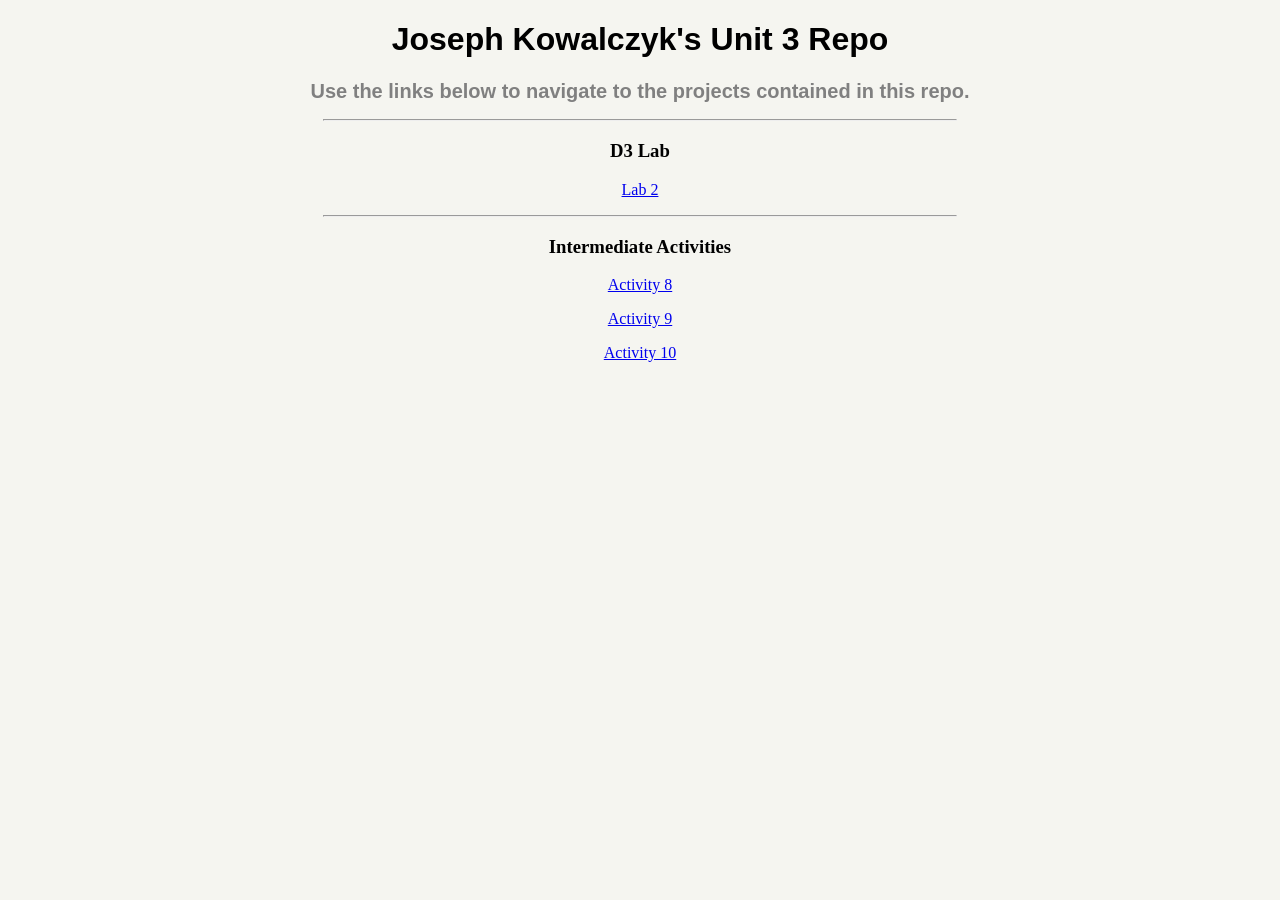
<file: index.html>
<!DOCTYPE html>
<html lang="en">
    <head>
        <meta charset="utf-8">
        <meta name="viewport" content="width=device-width">
            <title>Unit 3 Navigation</title>

        <!--put your external stylesheet links here-->
        <link rel="stylesheet" href="style.css">
        <!--[if IE<9]>
            <link rel="stylesheet" href="css/style.ie.css">
        <![endif]-->

         <!--you can also place internal styles here;
             place these within <style> tags-->
        
    </head>

    <body>
        <h1>Joseph Kowalczyk's Unit 3 Repo</h1>
        <h2>Use the links below to navigate to the projects contained in this repo.</h3>
        <hr>
        <h3>D3 Lab</h3>
        <p><a href="lab-2\index.html">Lab 2</a></p>
        <hr>
        <h3>Intermediate Activities</h3>
        <p><a href="activity-8\index.html">Activity 8</a></p>
        <p><a href="activity-9\index.html">Activity 9</a></p>
        <p><a href="activity-10\index.html">Activity 10</a></p>
    </body>
</html>
</file>
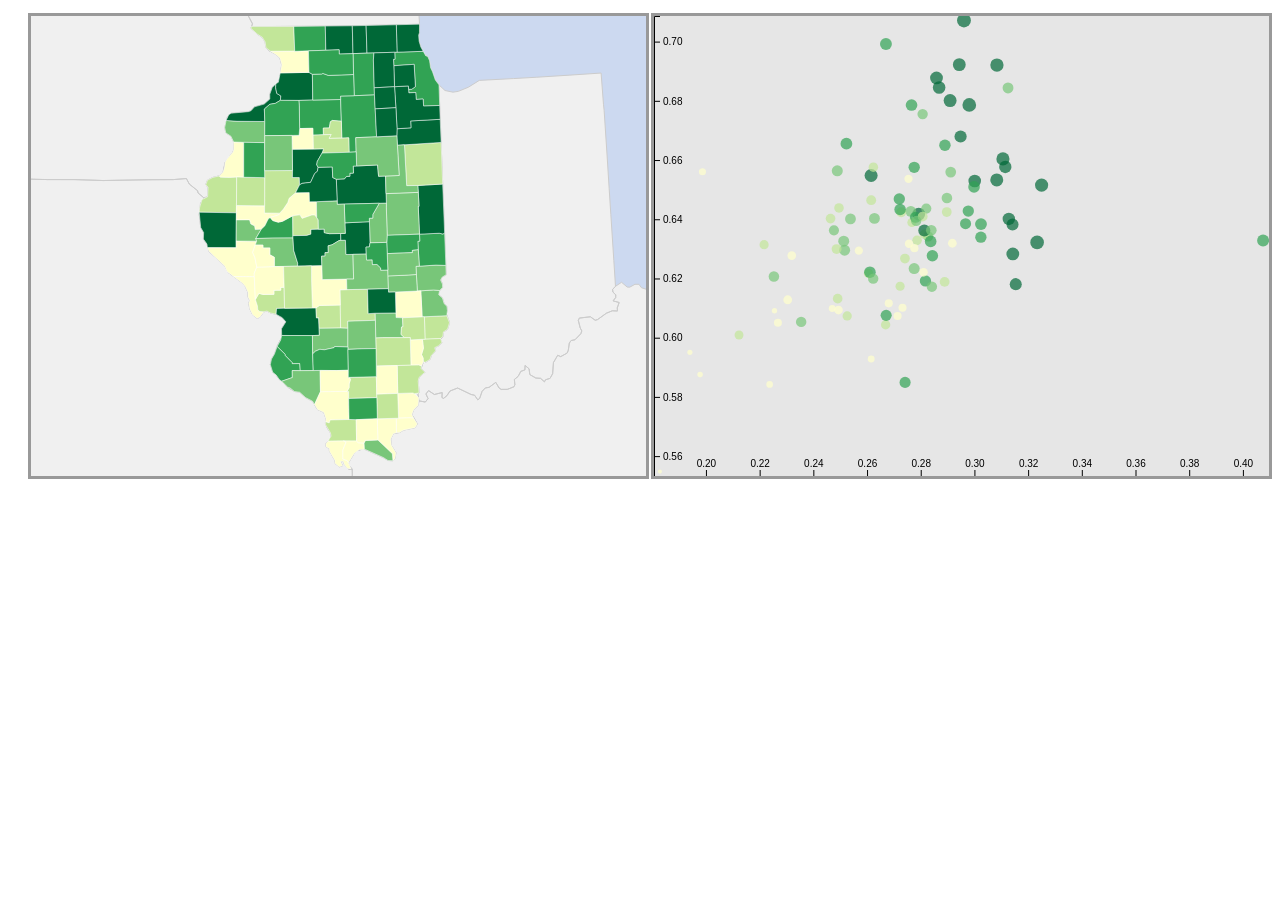
<file: activity-10/index.html>
<!DOCTYPE html>
<html lang="en">
    <head>
        <meta charset="utf-8">
        <meta name="viewport" content="width=device-width">
            <title>Activity 10 - Joseph Kowalczyk</title>

        <!--put your external stylesheet links here-->
        <link rel="stylesheet" href="css/style.css">
        <!--[if IE<9]>
            <link rel="stylesheet" href="css/style.ie.css">
        <![endif]-->

         <!--you can also place internal styles here;
             place these within <style> tags-->
        
    </head>

    <body>
        <!--put your initial page content here-->

        <!--you can also use this space for internal scripts;
        place these within <script> tags-->

        <!--put your external script links here-->
        <script src="lib/d3.js"></script>
        <script src="lib/topojson.js"></script>
        <script type="text/javascript" src="js/main.js"></script>
    </body>
</html>
</file>
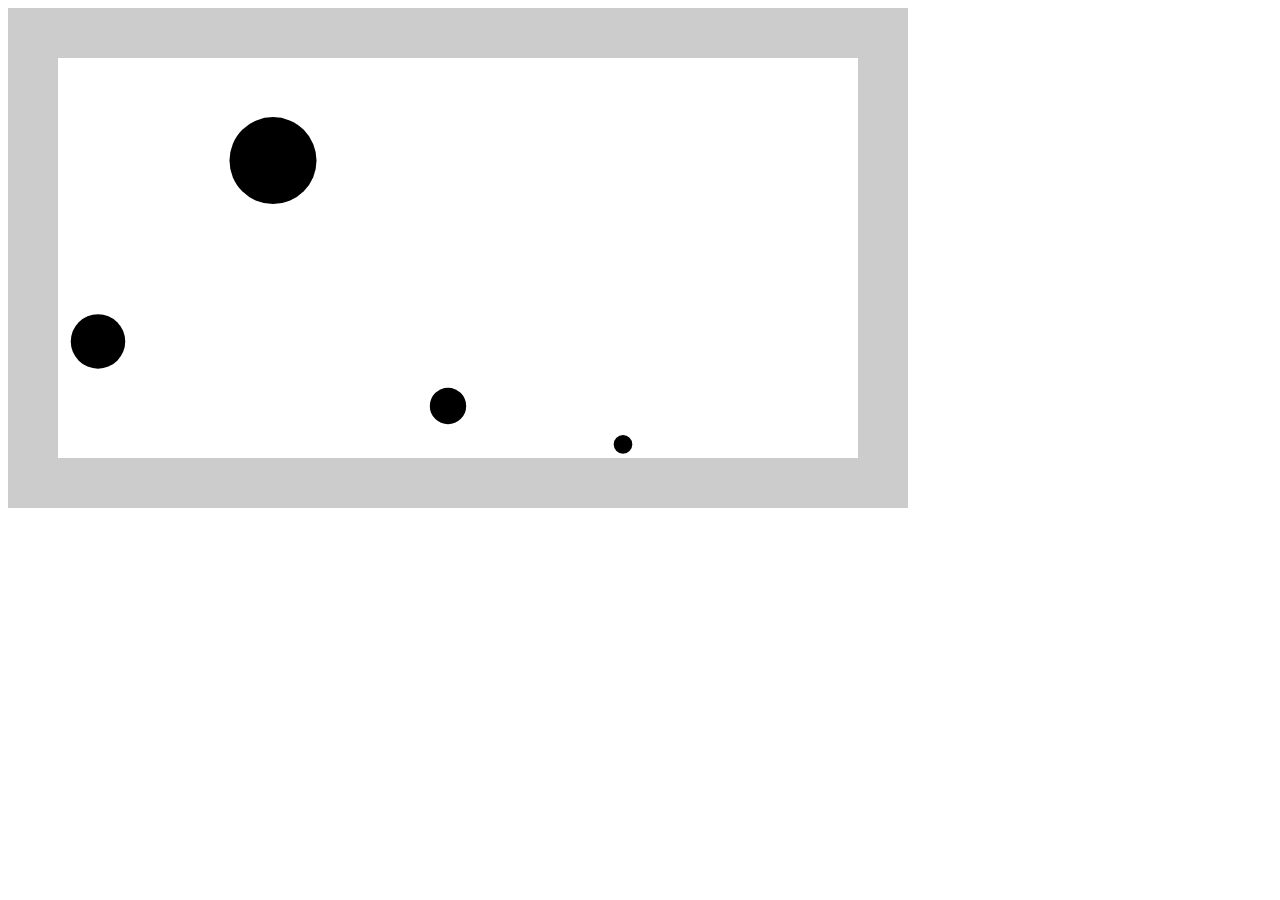
<file: activity-8/index.html>
<!DOCTYPE html>
<html lang="en">
    <head>
        <meta charset="utf-8">
        <meta name="viewport" content="width=device-width">
            <title>Activity 8 - Joseph Kowalczyk</title>

        <!--put your external stylesheet links here-->
        <link rel="stylesheet" href="css/style.css">
        <!--[if IE<9]>
            <link rel="stylesheet" href="css/style.ie.css">
        <![endif]-->

         <!--you can also place internal styles here;
             place these within <style> tags-->
        
    </head>

    <body>
        <!--put your initial page content here-->

        <!--you can also use this space for internal scripts;
        place these within <script> tags-->

        <!--put your external script links here-->
        <script type="text/javascript" src="js/main.js"></script>
        <script src="lib/d3.js"></script>
    </body>
</html>
</file>
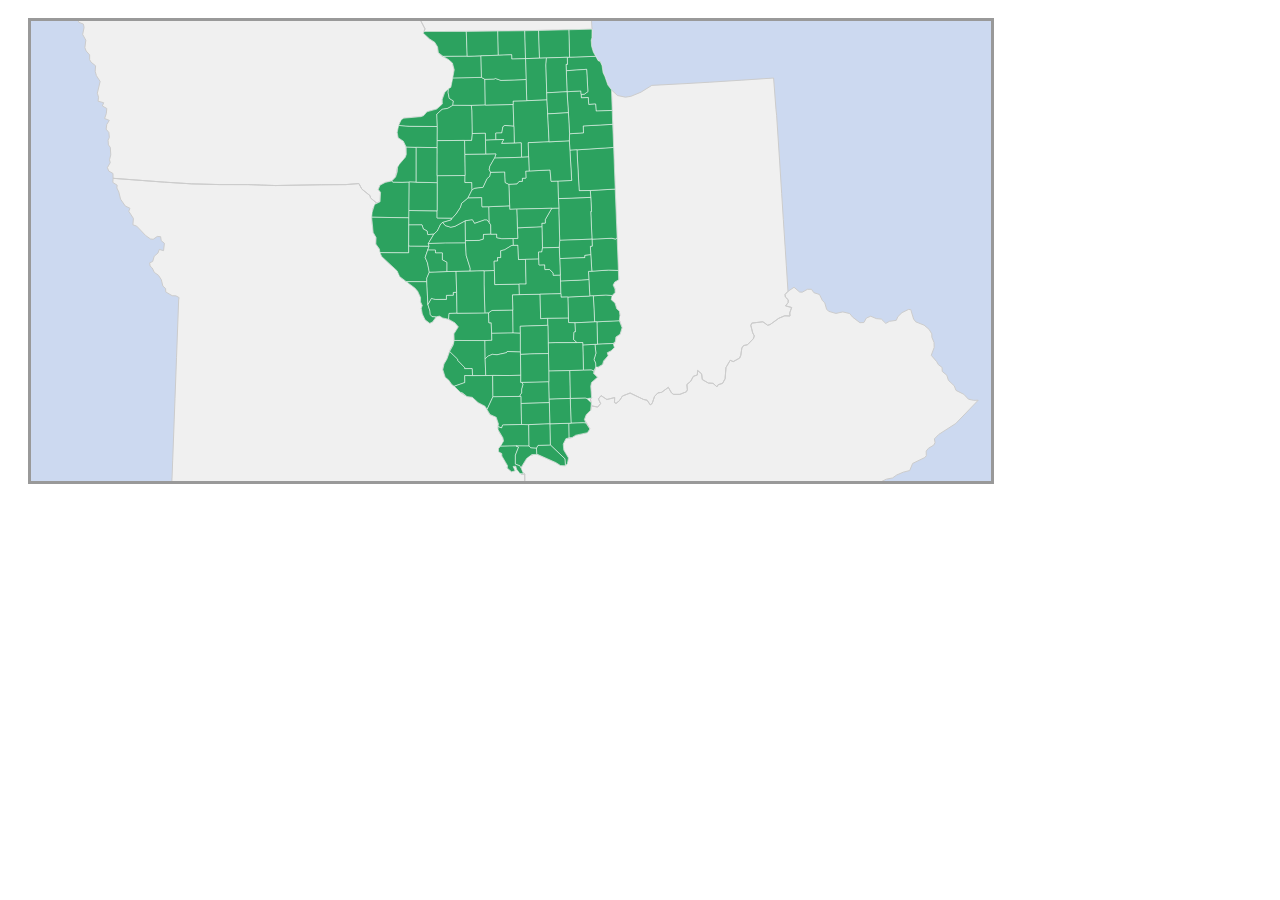
<file: activity-9/index.html>
<!DOCTYPE html>
<html lang="en">
    <head>
        <meta charset="utf-8">
        <meta name="viewport" content="width=device-width">
            <title>Activity 9 - Joseph Kowalczyk</title>

        <!--put your external stylesheet links here-->
        <link rel="stylesheet" href="css/style.css">
        <!--[if IE<9]>
            <link rel="stylesheet" href="css/style.ie.css">
        <![endif]-->

         <!--you can also place internal styles here;
             place these within <style> tags-->
        
    </head>

    <body>
        <!--put your initial page content here-->

        <!--you can also use this space for internal scripts;
        place these within <script> tags-->

        <!--put your external script links here-->
        <script src="lib/d3.js"></script>
        <script src="lib/topojson.js"></script>
        <script type="text/javascript" src="js/main.js"></script>
    </body>
</html>
</file>
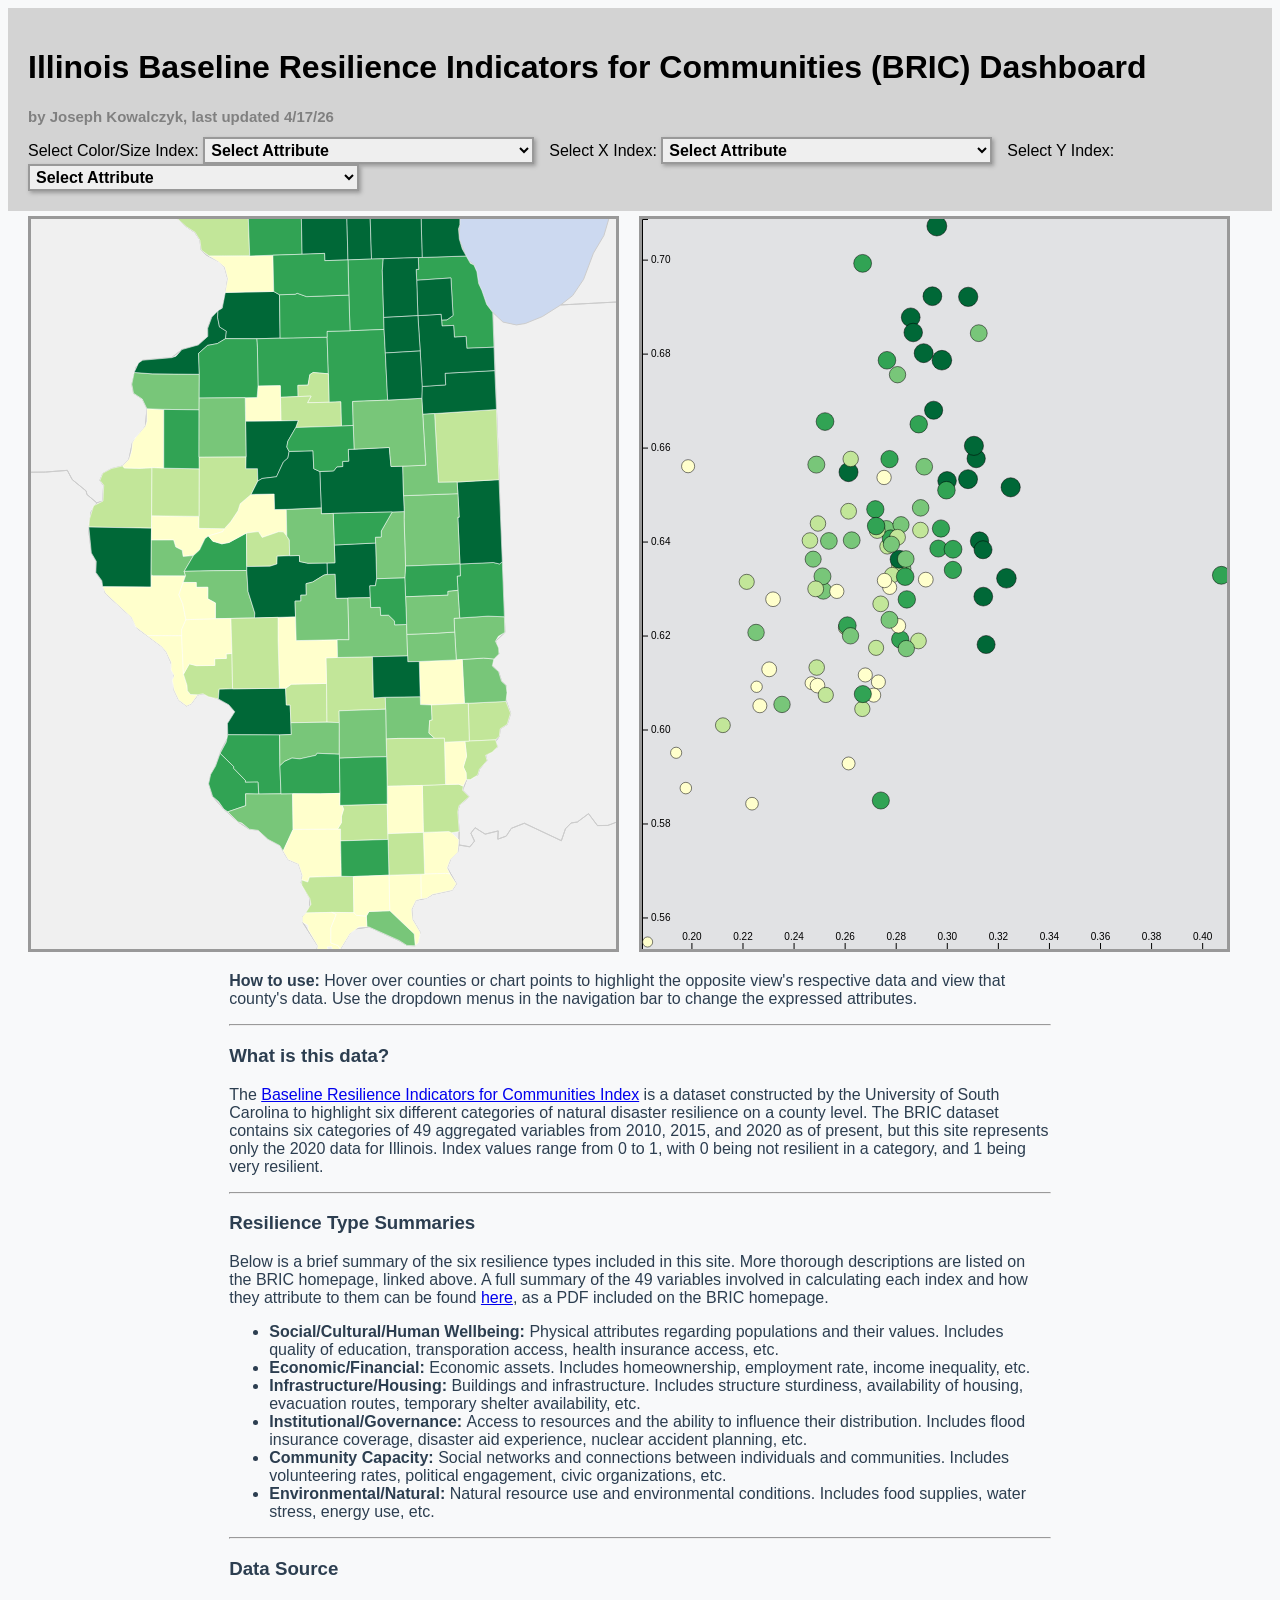
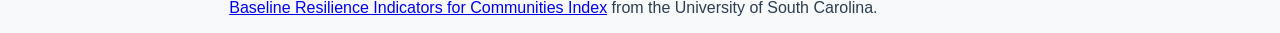
<file: lab-2/index.html>
<!DOCTYPE html>
<html lang="en">
    <head>
        <meta charset="utf-8">
        <meta name="viewport" content="width=device-width">
            <title>Illinois BRIC Dashboard (D3 Lab)</title>

        <!--put your external stylesheet links here-->
        <link rel="stylesheet" href="css/style.css">
        <!--[if IE<9]>
            <link rel="stylesheet" href="css/style.ie.css">
        <![endif]-->

         <!--you can also place internal styles here;
             place these within <style> tags-->
        
    </head>

    <body>
        <!--put your initial page content here-->
        <div class = 'navbar'></div>
        <div id = 'mapchart-container'></div>
        <div class = 'supplemental'>
            <p><span class='bold'>How to use: </span>Hover over counties or chart points to highlight the opposite view's respective data and view that county's data. Use the dropdown menus in the navigation bar to change the expressed attributes.</p>
            <hr>
            <h3>What is this data?</h3>
            <p>The <a href="https://sc.edu/study/colleges_schools/artsandsciences/centers_and_institutes/hvri/data_and_resources/bric/">Baseline Resilience Indicators for Communities Index</a> is a dataset constructed by the University of South Carolina to highlight six different categories of natural disaster resilience on a county level. The BRIC dataset contains six categories of 49 aggregated variables from 2010, 2015, and 2020 as of present, but this site represents only the 2020 data for Illinois. Index values range from 0 to 1, with 0 being not resilient in a category, and 1 being very resilient.</p>
            <hr>
            <h3>Resilience Type Summaries</h3>
            <p>Below is a brief summary of the six resilience types included in this site. More thorough descriptions are listed on the BRIC homepage, linked above. A full summary of the 49 variables involved in calculating each index and how they attribute to them can be found <a href="https://sc.edu/study/colleges_schools/artsandsciences/centers_and_institutes/hvri/documents/bric/cbric_2020.pdf">here</a>, as a PDF included on the BRIC homepage.</p>
            <ul>
                <li><span class="bold">Social/Cultural/Human Wellbeing: </span>Physical attributes regarding populations and their values. Includes quality of education, transporation access, health insurance access, etc.</li>
                <li><span class="bold">Economic/Financial: </span>Economic assets. Includes homeownership, employment rate, income inequality, etc.</li>
                <li><span class="bold">Infrastructure/Housing: </span>Buildings and infrastructure. Includes structure sturdiness, availability of housing, evacuation routes, temporary shelter availability, etc.</li>
                <li><span class="bold">Institutional/Governance: </span> Access to resources and the ability to influence their distribution. Includes flood insurance coverage, disaster aid experience, nuclear accident planning, etc. </li>
                <li><span class="bold">Community Capacity: </span>Social networks and connections between individuals and communities. Includes volunteering rates, political engagement, civic organizations, etc.</li>
                <li><span class="bold">Environmental/Natural: </span>Natural resource use and environmental conditions. Includes food supplies, water stress, energy use, etc.</li>
            </ul>
            <hr>
            <h3>Data Source</h3>
            <p><a href="https://sc.edu/study/colleges_schools/artsandsciences/centers_and_institutes/hvri/data_and_resources/bric/">Baseline Resilience Indicators for Communities Index</a> from the University of South Carolina.</p>
        </div>
        <!--put your external script links here-->
        <script src="lib/d3.js"></script>
        <script src="lib/topojson.js"></script>
        <script type="text/javascript" src="js/main.js"></script>
    </body>
</html>
</file>
<file: style.css>
/* Stylesheet by Joseph Kowalczyk, 2026 */

body {
    background-color: #f5f5f0;
}

h1 {
    text-align: center;
    display: block;
    font-size: 2em;
    font-weight: bold;
    margin-block: 0.67em;
    font-family: Tahoma, Geneva, Verdana, sans-serif;
}

h2 {
    text-align: center;
    display: block;
    font-size: 1.25em;
    font-weight: bold;
    margin-block: 0.83em;
    color: gray;
    font-family: Tahoma, Geneva, Verdana, sans-serif;
}

h3, p {
    text-align: center;
}

hr {
    width: 50%
}
</file>
<file: activity-10/css/style.css>
/* Activity 10 Stylesheet - Joseph Kowalczyk, 2026 */

.states {
    fill: #f0f0f0; /* Sets the fill color of the states class to white */
    stroke: #ccc; /* Sets the stroke/line color of the states class to light grey */
    stroke-width: 1px; /* Sets the width of the lines of the states class class to 1 pixel. */
}

.counties {
    stroke: #fff; /* Sets the stroke/line color of the counties class to white */
    stroke-width: 0.5px; /* Sets the width of the lines of the states class class to 0.5 pixel. */
}

.map {
    border: medium solid #999; /* Adds a border to the entire map <svg> */
    margin: 5px 0 0 20px; /* Moves the map <svg> away from the edge of the window */
    background: #ccd9f0; /* Gives the map a flat background color */
}

.chart {
    background-color: rgba(128, 128, 128, .2); /* Adds a background color to the entire chart <svg> */
    border: medium solid #999; /* Adds a border to the entire chart <svg> */
    float: right; /* Makes the chart <svg> align to the right side of the browser window */
    margin: 5px 0 0 0; /* Moves the chart <svg> away from the edge of the window */

}
</file>
<file: activity-8/css/style.css>
/* Activity 8 Stylesheet - Joseph Kowalczyk, 2026 */

.axis path, .axis line {
    fill: none;
    stroke: black;
    stroke-width: 1px;
    shape-rendering: crispEdges;
}

.axis text {
    font-family: sans-serif;
    font-size: 0.9em;
}

.title {
    font-family: sans-serif;
    font-size: 1.5em;
    font-weight: bold;
}
</file>
<file: activity-9/css/style.css>
/* Activity 8 Stylesheet - Joseph Kowalczyk, 2026 */

.states {
    fill: #f0f0f0; /* Sets the fill color of the states class to white */
    stroke: #ccc; /* Sets the stroke/line color of the states class to light grey */
    stroke-width: 1px; /* Sets the width of the lines of the states class class to 1 pixel. */
}

.counties {
    stroke: #fff; /* Sets the stroke/line color of the counties class to white */
    stroke-width: 0.5px; /* Sets the width of the lines of the states class class to 0.5 pixel. */
    fill: #2ca25f; /* THIS IS TEMPORARY UNTIL INTERACTIVITY IS IMPLEMENTED. Sets the fill color of the counties to green. */
}

.map {
    border: medium solid #999; /* Adds a border to the entire map <svg> */
    margin: 10px 0 0 20px; /* Moves the map <svg> away from the edge of the window */
    background: #ccd9f0; /* Gives the map a flat background color */
}
</file>
<file: lab-2/css/style.css>
/* Activity 10 Stylesheet - Joseph Kowalczyk, 2026 */

body { /*Background color for the entire site*/
    background-color: #F8F9FA;
}

.states {
    fill: #f0f0f0; /* Sets the fill color of the states class to white */
    stroke: #ccc; /* Sets the stroke/line color of the states class to light grey */
    stroke-width: 1px; /* Sets the width of the lines of the states class class to 1 pixel. */
}

.counties {
    stroke: #fff; /* Sets the stroke/line color of the counties class to white */
    stroke-width: 0.5px; /* Sets the width of the lines of the states class class to 0.5 pixel. */
}

.map {
    border: medium solid #999; /* Adds a border to the entire map <svg> */
    margin: 5px 20px 0 20px; /* Moves the map <svg> away from the edge of the window */
    background: #ccd9f0; /* Gives the map a flat background color */
}

.chart {
    background-color: #e1e2e4; /* Adds a background color to the entire chart <svg> */
    border: medium solid #999; /* Adds a border to the entire chart <svg> */
    margin: 5px 20px 0 0; /* Moves the chart <svg> away from the edge of the window */
}

.bubble {
    stroke: #000; /*Outline color*/
    stroke-width: .5px; /*Outline width*/
}

.navbar {
    top: 0; /* Sets the vertical position of the element to y = 0, top of the window */
    left: 0; /* Sets the horizontal position of the element to x = 0, left side of the window */
    background: lightgrey; /* Sets the background color to lightgrey. */
    padding: 20px; /* Positions the edges of the element 20px away from other elements. */
}

.dropdown {
    z-index: 10; /* Ensures the element appears above other elements, namely the navbar. */
    font-family: sans-serif;
    font-size: 1em;
    font-weight: bold; /* Sets the font of the dropdown element to bold */
    padding: 2px;
    border: 2px solid #999;
    box-shadow: 2px 2px 4px #999; /* Adds a drop shadow to the dropdown menu. */
    margin-right: 15px; /* Adds spacing to the right of each dropdown element */
}

option {
    font-weight: normal; /* Options in dropdowns will not be bold */
}

.dropdown-label {
    display: inline; /* Displays label as an inline element.*/
    font-family: 'Verdana', sans-serif;
}

.infolabel { /* Styling of the entire dynamic label */
    position: absolute;
    height: 50px;
    min-width: 100px; /*Sets a minimum width for the svg. The label can be now smaller than 100px, but it can be larger.*/
    color: #000;
    background-color: #fff;
    border: solid thin #999;
    padding: 5px 10px;
    font-family: 'Verdana', sans-serif;
}

.infolabel h1 { /* Styling of the dynamic label's value only. */
    font-family: monospace;
    margin: 0 20px 0 0;
    padding: 0;
    display: inline-block;
    line-height: 1em;
}

.pageTitle, .pageSubtitle, h3{ /*General styling for headers, mainly the title and supplemental headers*/
    font-family: 'Verdana', sans-serif;
}

.pageSubtitle { /*Styling for subtitle, reducing font size and coloring more towards grey.*/
    font-size: 15px;
    color: grey;
}

.supplemental { /*General styling for the supplemental content beneath the map*/
    width: 65%;
    margin: 0 auto;
    color: #2c3e50;
    font-family: sans-serif;
}

.bold { /* Bolds text. Used for descriptive subheaders that don't necessarily need an <h_> tag.*/
    font-weight: bold;
}

/* .selected must be under all other styles for priority reasons */
.selected {
    stroke: orange; /* sets outline color */
    stroke-width: 2px; /* changes outline width */
}
</file>
